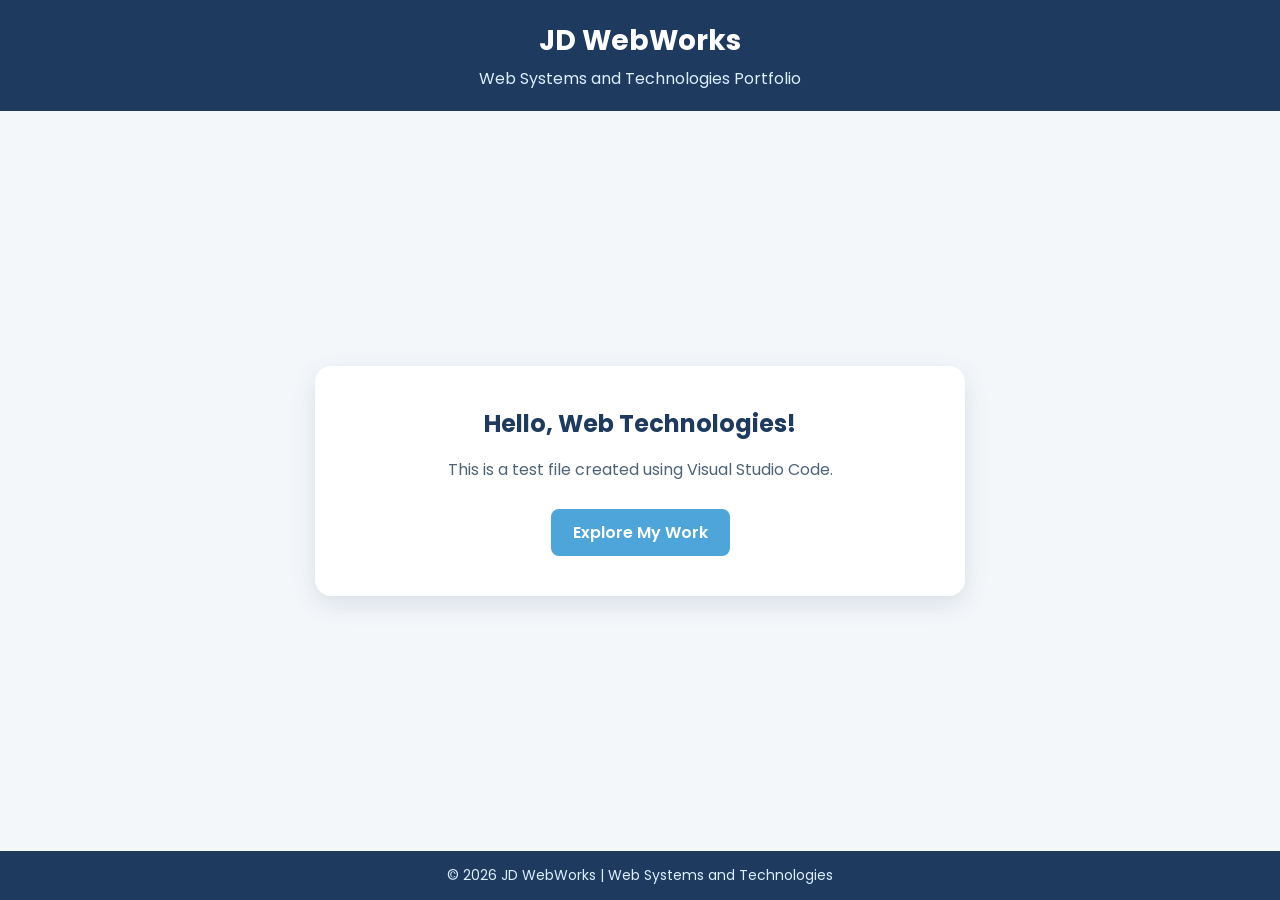
<file: Week1_HTMLFundamentals/index.html>
<!DOCTYPE html>
<html lang="en">
<head>
    <meta charset="UTF-8">
    <meta name="viewport" content="width=device-width, initial-scale=1.0">
    <title>JD WebWorks | Lab 1</title>

    <!-- Google Font -->
    <link rel="preconnect" href="https://fonts.googleapis.com">
    <link rel="preconnect" href="https://fonts.gstatic.com" crossorigin>
    <link href="https://fonts.googleapis.com/css2?family=Poppins:wght@400;500;600;700&display=swap" rel="stylesheet">

    <style>
        * {
            box-sizing: border-box;
            margin: 0;
            padding: 0;
        }

        body {
            font-family: "Poppins", sans-serif;
            background: #f4f7fa;
            color: #1E3A5F;
            min-height: 100vh;
            display: flex;
            flex-direction: column;
        }

        header {
            background: #1E3A5F;
            color: white;
            padding: 20px;
            text-align: center;
        }

        header h1 {
            font-size: 28px;
        }

        header p {
            color: #dceeff;
            margin-top: 4px;
        }

        main {
            flex: 1;
            display: flex;
            justify-content: center;
            align-items: center;
            padding: 40px 20px;
        }

        .card {
            background: white;
            max-width: 650px;
            width: 100%;
            padding: 40px;
            text-align: center;
            border-radius: 16px;
            box-shadow: 0 8px 24px rgba(30, 58, 95, 0.12);
        }

        .card h2 {
            margin-bottom: 15px;
        }

        .card p {
            color: #4f6478;
            line-height: 1.7;
            margin-bottom: 25px;
        }

        .button {
            display: inline-block;
            padding: 11px 22px;
            background: #4EA5D9;
            color: white;
            text-decoration: none;
            border-radius: 8px;
            font-weight: 600;
            transition: transform 0.2s ease, background 0.2s ease;
        }

        .button:hover {
            background: #1E3A5F;
            transform: translateY(-2px);
        }

        footer {
            background: #1E3A5F;
            color: #dceeff;
            text-align: center;
            padding: 14px;
            font-size: 14px;
        }
    </style>
</head>

<body>
    <header>
        <h1>JD WebWorks</h1>
        <p>Web Systems and Technologies Portfolio</p>
    </header>

    <main>
        <section class="card">
            <h2>Hello, Web Technologies!</h2>
            <p>This is a test file created using Visual Studio Code.</p>
            <a class="button" href="#">Explore My Work</a>
        </section>
    </main>

    <footer>
        &copy; 2026 JD WebWorks | Web Systems and Technologies
    </footer>
</body>
</html>
</file>
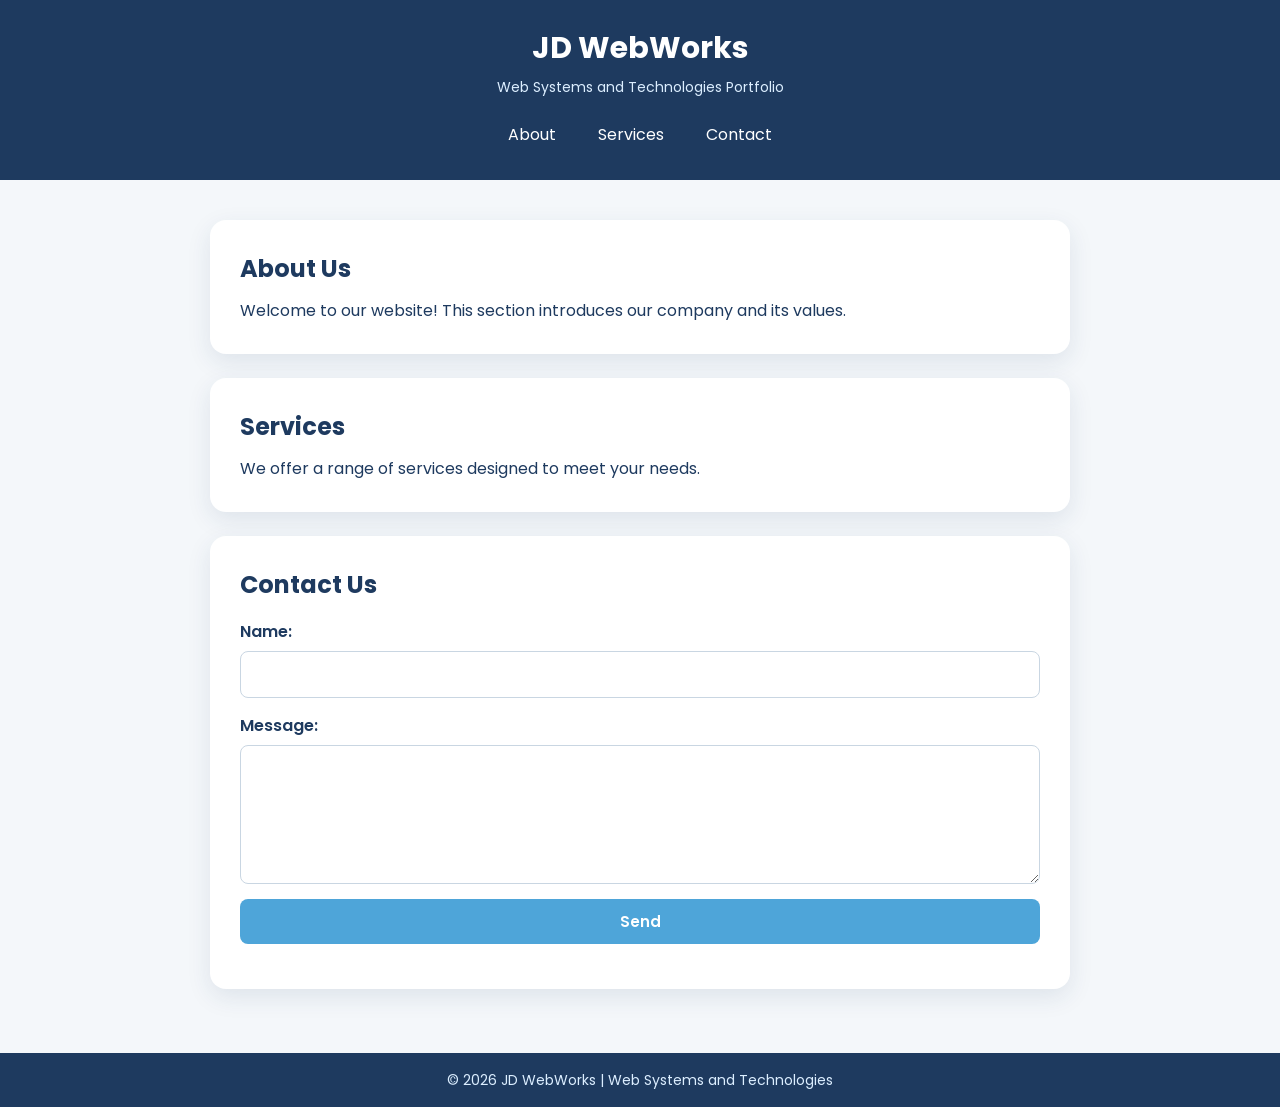
<file: Week3_CSSBasics/index.html>
<!DOCTYPE html>
<html lang="en">
<head>
    <meta charset="UTF-8">
    <meta name="viewport" content="width=device-width, initial-scale=1.0">
    <title>JD WebWorks | Week 3 CSS Lab</title>
    <link rel="stylesheet" href="styles.css">
</head>

<body>
    <header>
        <div class="brand">
            <h1>JD WebWorks</h1>
            <p>Web Systems and Technologies Portfolio</p>
        </div>

        <nav aria-label="Main navigation">
            <ul>
                <li><a href="#about">About</a></li>
                <li><a href="#services">Services</a></li>
                <li><a href="#contact">Contact</a></li>
            </ul>
        </nav>
    </header>

    <main>
        <section id="about">
            <h2>About Us</h2>
            <p>Welcome to our website! This section introduces our company and its values.</p>
        </section>

        <section id="services">
            <h2>Services</h2>
            <p>We offer a range of services designed to meet your needs.</p>
        </section>

        <section id="contact">
            <h2>Contact Us</h2>
            <form>
                <label for="name">Name:</label>
                <input type="text" id="name" name="name" required>

                <label for="message">Message:</label>
                <textarea id="message" name="message" rows="5" required></textarea>

                <button type="submit">Send</button>
            </form>
        </section>
    </main>

    <footer>
        <p>&copy; 2026 JD WebWorks | Web Systems and Technologies</p>
    </footer>
</body>
</html>
</file>
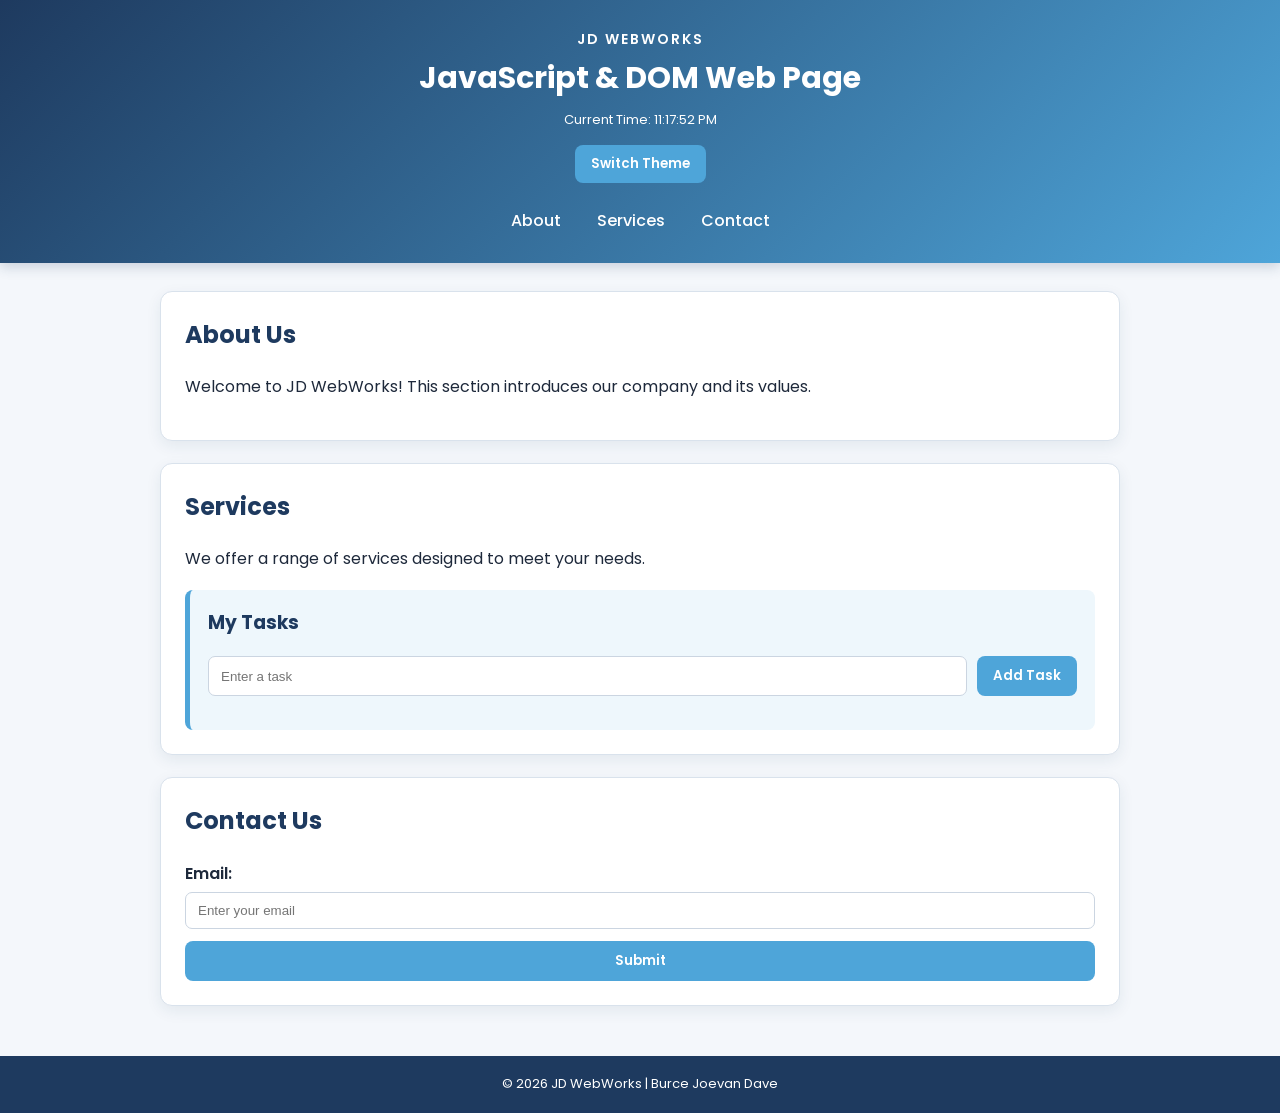
<file: Week4_JavaScriptBasicsDOM/index.html>
<!DOCTYPE html>
<html lang="en">
<head>
    <meta charset="UTF-8">
    <meta name="viewport" content="width=device-width, initial-scale=1.0">
    <title>JD WebWorks | JavaScript & DOM</title>
    <link rel="stylesheet" href="styles.css">
    <script defer src="script.js"></script>
</head>
<body>
    <header>
        <div class="brand">
            <p class="brand-tag">JD WebWorks</p>
            <h1>JavaScript &amp; DOM Web Page</h1>
            <p id="currentTime">Current Time: --:--:-- --</p>
        </div>
        <button id="themeToggle" class="theme-button">Switch Theme</button>
        <nav>
            <ul>
                <li><a href="#about">About</a></li>
                <li><a href="#services">Services</a></li>
                <li><a href="#contact">Contact</a></li>
            </ul>
        </nav>
    </header>
    <main>
        <section id="about" class="section-card">
            <h2>About Us</h2>
            <p>Welcome to JD WebWorks! This section introduces our company and its values.</p>
        </section>
        <section id="services" class="section-card">
            <h2>Services</h2>
            <p>We offer a range of services designed to meet your needs.</p>
            <div class="task-container">
                <h3>My Tasks</h3>
                <div class="task-input-row">
                    <input type="text" id="taskInput" placeholder="Enter a task">
                    <button id="addTask" class="action-button">Add Task</button>
                </div>
                <ul id="taskList"></ul>
            </div>
        </section>
        <section id="contact" class="section-card">
            <h2>Contact Us</h2>
            <form id="contactForm">
                <label for="email">Email:</label>
                <input type="email" id="email" placeholder="Enter your email" required>
                <button type="submit" class="action-button">Submit</button>
            </form>
        </section>
    </main>
    <div id="modal" class="modal">
        <div class="modal-content">
            <p id="modalMessage"></p>
            <button id="closeModal" class="action-button">Close</button>
        </div>
    </div>
    <footer>
        <p>&copy; 2026 JD WebWorks | Burce Joevan Dave</p>
    </footer>
</body>
</html>
</file>
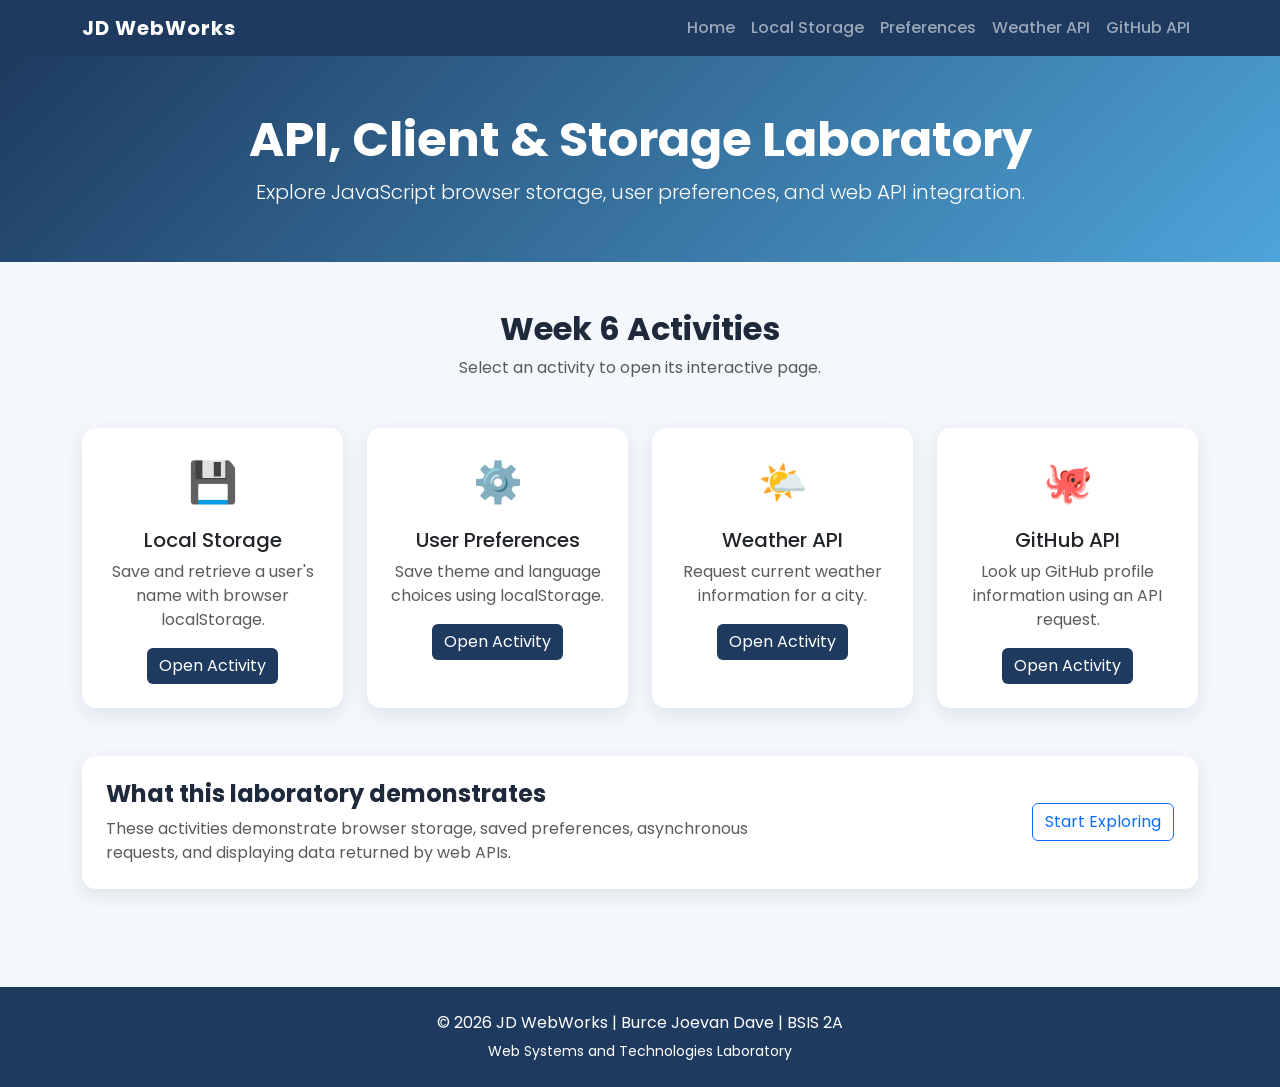
<file: Week6_APIClientStorage/index.html>
<!DOCTYPE html>
<html lang="en"><head><title>JD WebWorks | Week 6</title>
<meta charset="UTF-8">
<meta name="viewport" content="width=device-width, initial-scale=1.0">
<link rel="preconnect" href="https://fonts.googleapis.com">
<link rel="preconnect" href="https://fonts.gstatic.com" crossorigin>
<link href="https://fonts.googleapis.com/css2?family=Poppins:wght@400;500;600;700&display=swap" rel="stylesheet">
<link href="https://cdn.jsdelivr.net/npm/bootstrap@5.3.3/dist/css/bootstrap.min.css" rel="stylesheet">

<style>
:root{--primary:#1e3a5f;--secondary:#4ea5d9;--bg:#f4f7fb;--text:#1e293b}
body{font-family:'Poppins',Arial,sans-serif;background:var(--bg);color:var(--text);min-height:100vh}
.navbar{background:var(--primary)!important}.navbar-brand{font-weight:700;letter-spacing:1px}
.nav-link{font-weight:500}.nav-link:hover{color:#8fd0f5!important}
.page-hero{background:linear-gradient(135deg,var(--primary),var(--secondary));color:white;padding:55px 0}
.content-card{background:white;border:0;border-radius:14px;box-shadow:0 6px 18px rgba(30,58,95,.10)}
.btn-jd{background:var(--primary);color:#fff;border:0}.btn-jd:hover{background:var(--secondary);color:#fff}
.result-box{background:#eef7fc;border-left:5px solid var(--secondary);border-radius:10px;padding:18px;min-height:70px}
footer{background:var(--primary);color:#fff;margin-top:50px}
footer a{color:#fff;text-decoration:none}footer a:hover{color:#8fd0f5}
input,select{border-radius:8px!important}
</style>
</head>
<body>
<nav class="navbar navbar-expand-lg navbar-dark sticky-top">
<div class="container">
<a class="navbar-brand" href="index.html">JD WebWorks</a>
<button class="navbar-toggler" type="button" data-bs-toggle="collapse" data-bs-target="#mainNavigation">
<span class="navbar-toggler-icon"></span>
</button>
<div class="collapse navbar-collapse" id="mainNavigation">
<ul class="navbar-nav ms-auto">
<li class="nav-item"><a class="nav-link" href="index.html">Home</a></li>
<li class="nav-item"><a class="nav-link" href="local_storage.html">Local Storage</a></li>
<li class="nav-item"><a class="nav-link" href="user_preferences.html">Preferences</a></li>
<li class="nav-item"><a class="nav-link" href="weather_api.html">Weather API</a></li>
<li class="nav-item"><a class="nav-link" href="github_api.html">GitHub API</a></li>
</ul></div></div></nav>

<section class="page-hero"><div class="container text-center">
<h1 class="display-5 fw-bold">API, Client & Storage Laboratory</h1>
<p class="lead mb-0">Explore JavaScript browser storage, user preferences, and web API integration.</p>
</div></section>
<main class="container py-5">
<div class="text-center mb-5"><h2 class="fw-bold">Week 6 Activities</h2><p class="text-muted">Select an activity to open its interactive page.</p></div>
<div class="row g-4">
<div class="col-md-6 col-lg-3"><div class="card content-card h-100"><div class="card-body text-center p-4"><div class="fs-1 mb-3">💾</div><h3 class="h5">Local Storage</h3><p class="text-muted">Save and retrieve a user's name with browser localStorage.</p><a href="local_storage.html" class="btn btn-jd">Open Activity</a></div></div></div>
<div class="col-md-6 col-lg-3"><div class="card content-card h-100"><div class="card-body text-center p-4"><div class="fs-1 mb-3">⚙️</div><h3 class="h5">User Preferences</h3><p class="text-muted">Save theme and language choices using localStorage.</p><a href="user_preferences.html" class="btn btn-jd">Open Activity</a></div></div></div>
<div class="col-md-6 col-lg-3"><div class="card content-card h-100"><div class="card-body text-center p-4"><div class="fs-1 mb-3">🌤️</div><h3 class="h5">Weather API</h3><p class="text-muted">Request current weather information for a city.</p><a href="weather_api.html" class="btn btn-jd">Open Activity</a></div></div></div>
<div class="col-md-6 col-lg-3"><div class="card content-card h-100"><div class="card-body text-center p-4"><div class="fs-1 mb-3">🐙</div><h3 class="h5">GitHub API</h3><p class="text-muted">Look up GitHub profile information using an API request.</p><a href="github_api.html" class="btn btn-jd">Open Activity</a></div></div></div>
</div>
<section class="content-card p-4 mt-5"><div class="row align-items-center"><div class="col-lg-8"><h2 class="h4 fw-bold">What this laboratory demonstrates</h2><p class="mb-0 text-muted">These activities demonstrate browser storage, saved preferences, asynchronous requests, and displaying data returned by web APIs.</p></div><div class="col-lg-4 text-lg-end mt-3 mt-lg-0"><a href="local_storage.html" class="btn btn-outline-primary">Start Exploring</a></div></div></section>
</main>
<footer class="py-4">
<div class="container text-center">
<p class="mb-1">&copy; 2026 JD WebWorks | Burce Joevan Dave | BSIS 2A</p>
<small>Web Systems and Technologies Laboratory</small>
</div>
</footer>
<script src="https://cdn.jsdelivr.net/npm/bootstrap@5.3.3/dist/js/bootstrap.bundle.min.js"></script>
</body></html>
</file>
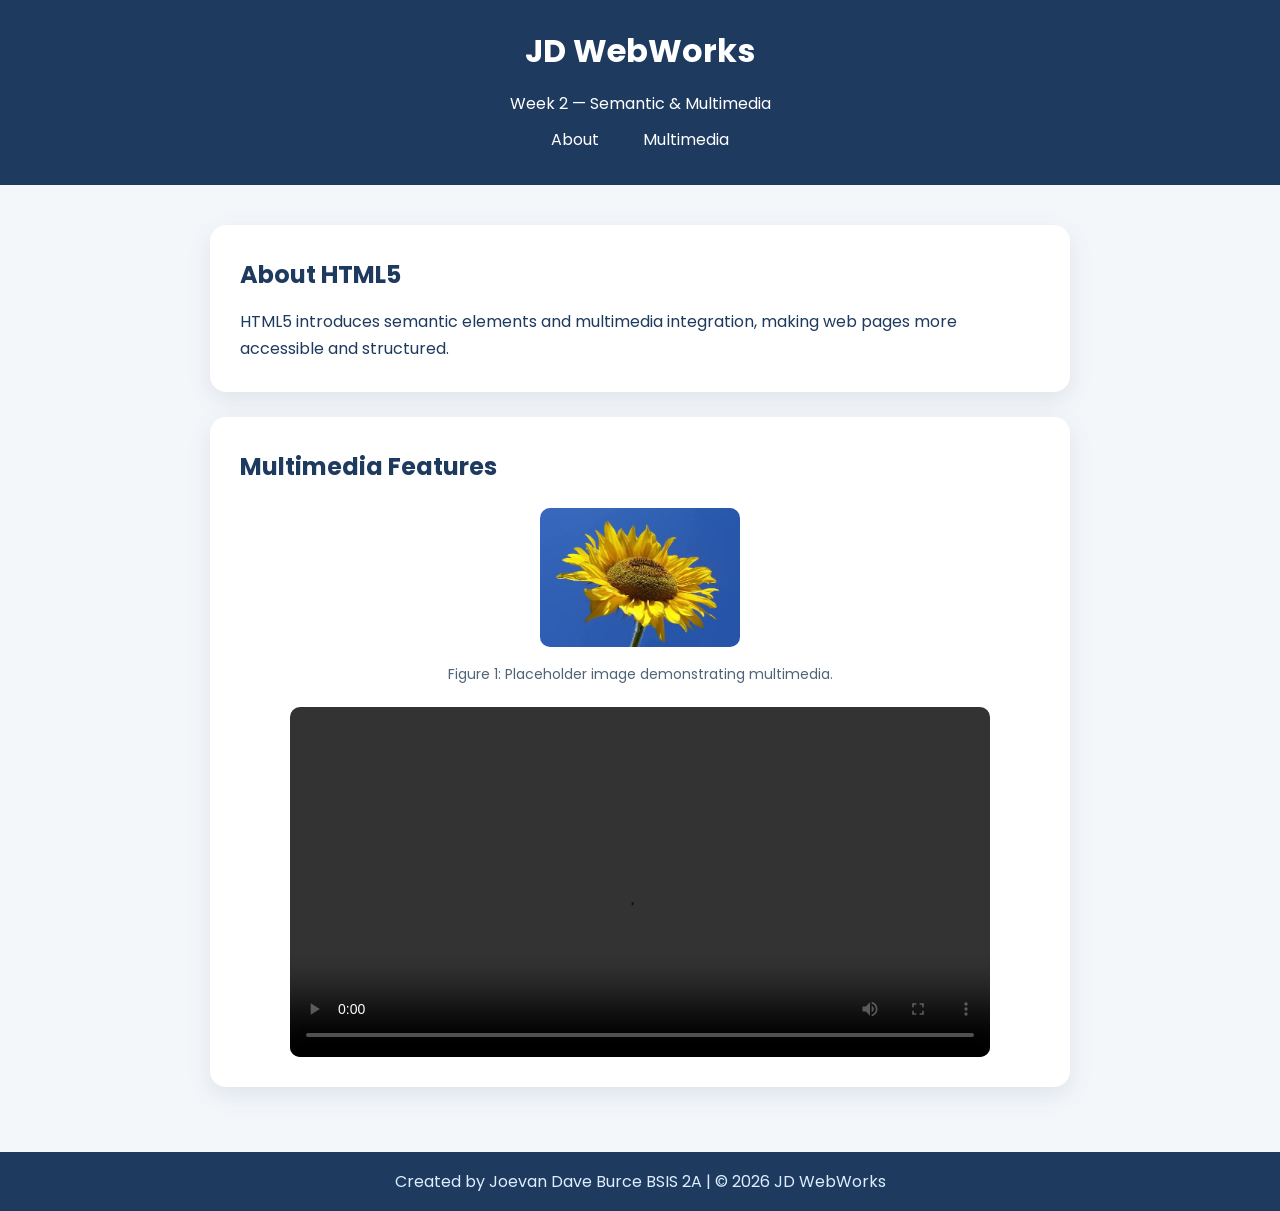
<file: Week2_SemanticMultimedia/week2_index.html>
<!DOCTYPE html>
<html lang="en">
<head>
    <meta charset="UTF-8">
    <meta name="viewport" content="width=device-width, initial-scale=1.0">
    <title>JD WebWorks | Week 2 HTML Lab</title>

    <!-- Google Font -->
    <link rel="preconnect" href="https://fonts.googleapis.com">
    <link rel="preconnect" href="https://fonts.gstatic.com" crossorigin>
    <link href="https://fonts.googleapis.com/css2?family=Poppins:wght@400;500;600;700&display=swap" rel="stylesheet">

    <style>
        * {
            box-sizing: border-box;
            margin: 0;
            padding: 0;
        }

        html {
            scroll-behavior: smooth;
        }

        body {
            font-family: "Poppins", sans-serif;
            background: #f4f7fa;
            color: #1E3A5F;
            line-height: 1.7;
        }

        header {
            background: #1E3A5F;
            color: white;
            padding: 24px 20px;
            text-align: center;
        }

        header h1 {
            margin-bottom: 12px;
        }

        nav ul {
            list-style: none;
            display: flex;
            justify-content: center;
            gap: 12px;
            flex-wrap: wrap;
        }

        nav a {
            display: inline-block;
            color: white;
            text-decoration: none;
            padding: 8px 16px;
            border-radius: 8px;
            transition: background 0.2s ease, transform 0.2s ease;
        }

        nav a:hover {
            background: #4EA5D9;
            transform: translateY(-2px);
        }

        main {
            max-width: 900px;
            margin: 0 auto;
            padding: 40px 20px;
        }

        section {
            background: white;
            padding: 30px;
            margin-bottom: 25px;
            border-radius: 16px;
            box-shadow: 0 8px 24px rgba(30, 58, 95, 0.10);
        }

        h2 {
            margin-bottom: 12px;
        }

        figure {
            text-align: center;
            margin: 20px 0;
        }

        figure img {
            max-width: 100%;
            height: auto;
            border-radius: 10px;
        }

        figcaption {
            margin-top: 8px;
            color: #4f6478;
            font-size: 14px;
        }

        video {
            display: block;
            width: 100%;
            max-width: 700px;
            margin: 20px auto 0;
            border-radius: 10px;
        }

        footer {
            background: #1E3A5F;
            color: #dceeff;
            text-align: center;
            padding: 16px;
        }

        @media (max-width: 600px) {
            section {
                padding: 22px;
            }
        }
    </style>
</head>

<body>
    <header>
        <h1>JD WebWorks</h1>
        <p>Week 2 — Semantic &amp; Multimedia</p>

        <nav aria-label="Main navigation">
            <ul>
                <li><a href="#about">About</a></li>
                <li><a href="#multimedia">Multimedia</a></li>
            </ul>
        </nav>
    </header>

    <main>
        <section id="about">
            <h2>About HTML5</h2>
            <p>HTML5 introduces semantic elements and multimedia integration, making web pages more accessible and structured.</p>
        </section>

        <section id="multimedia">
            <h2>Multimedia Features</h2>

            <figure>
                <img src="image1.jpg" width="200" height="200" alt="Placeholder Image">
                <figcaption>Figure 1: Placeholder image demonstrating multimedia.</figcaption>
            </figure>

            <video controls>
                <source src="video1.mp4" type="video/mp4">
                Your browser does not support the video tag.
            </video>
        </section>
    </main>

    <footer>
        <p>Created by Joevan Dave Burce BSIS 2A | &copy; 2026 JD WebWorks</p>
    </footer>
</body>
</html>
</file>
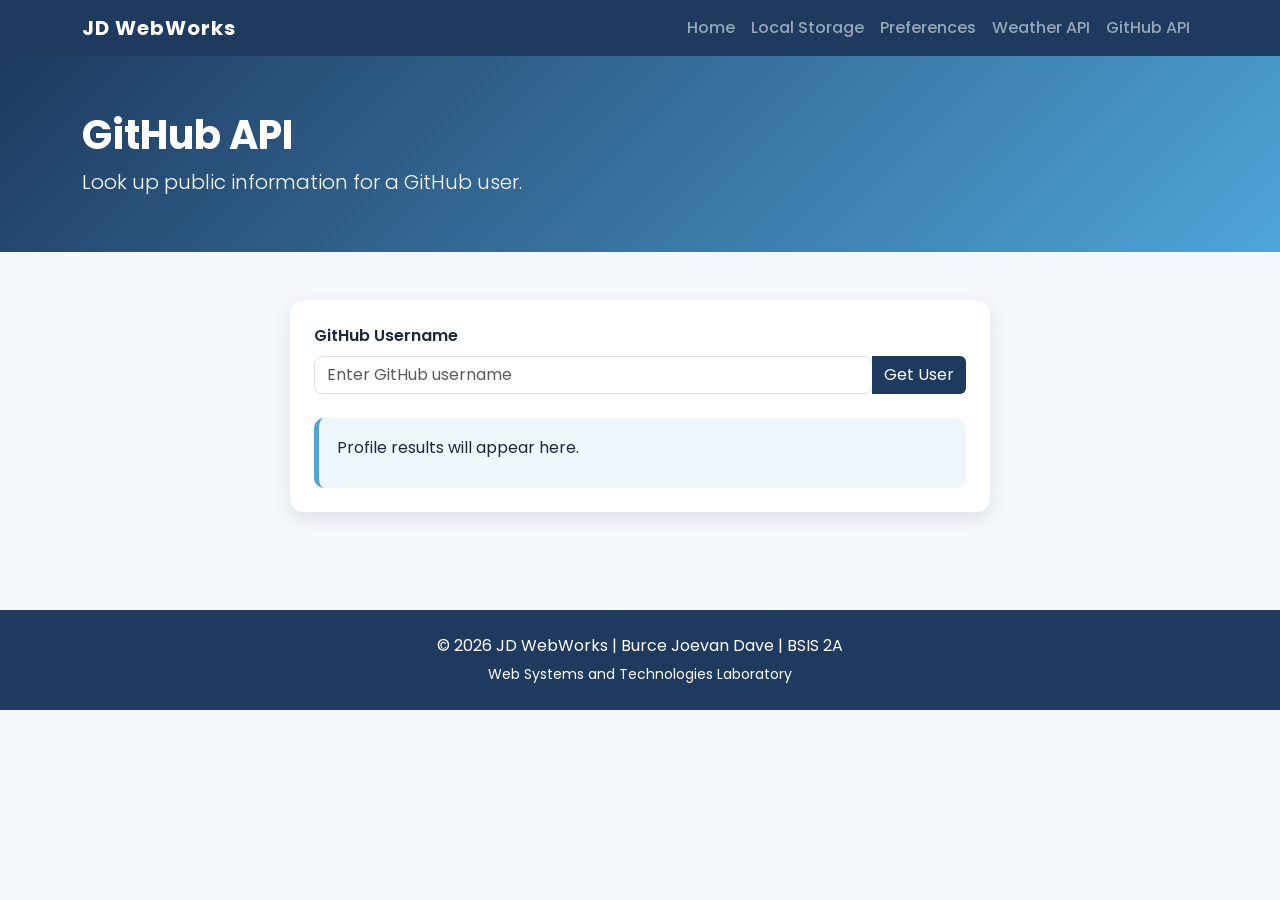
<file: Week6_APIClientStorage/github_api.html>
<!DOCTYPE html>
<html lang="en"><head><title>JD WebWorks | GitHub API</title>
<meta charset="UTF-8">
<meta name="viewport" content="width=device-width, initial-scale=1.0">
<link rel="preconnect" href="https://fonts.googleapis.com">
<link rel="preconnect" href="https://fonts.gstatic.com" crossorigin>
<link href="https://fonts.googleapis.com/css2?family=Poppins:wght@400;500;600;700&display=swap" rel="stylesheet">
<link href="https://cdn.jsdelivr.net/npm/bootstrap@5.3.3/dist/css/bootstrap.min.css" rel="stylesheet">

<style>
:root{--primary:#1e3a5f;--secondary:#4ea5d9;--bg:#f4f7fb;--text:#1e293b}
body{font-family:'Poppins',Arial,sans-serif;background:var(--bg);color:var(--text);min-height:100vh}
.navbar{background:var(--primary)!important}.navbar-brand{font-weight:700;letter-spacing:1px}
.nav-link{font-weight:500}.nav-link:hover{color:#8fd0f5!important}
.page-hero{background:linear-gradient(135deg,var(--primary),var(--secondary));color:white;padding:55px 0}
.content-card{background:white;border:0;border-radius:14px;box-shadow:0 6px 18px rgba(30,58,95,.10)}
.btn-jd{background:var(--primary);color:#fff;border:0}.btn-jd:hover{background:var(--secondary);color:#fff}
.result-box{background:#eef7fc;border-left:5px solid var(--secondary);border-radius:10px;padding:18px;min-height:70px}
footer{background:var(--primary);color:#fff;margin-top:50px}
footer a{color:#fff;text-decoration:none}footer a:hover{color:#8fd0f5}
input,select{border-radius:8px!important}
</style>
</head>
<body>
<nav class="navbar navbar-expand-lg navbar-dark sticky-top">
<div class="container">
<a class="navbar-brand" href="index.html">JD WebWorks</a>
<button class="navbar-toggler" type="button" data-bs-toggle="collapse" data-bs-target="#mainNavigation">
<span class="navbar-toggler-icon"></span>
</button>
<div class="collapse navbar-collapse" id="mainNavigation">
<ul class="navbar-nav ms-auto">
<li class="nav-item"><a class="nav-link" href="index.html">Home</a></li>
<li class="nav-item"><a class="nav-link" href="local_storage.html">Local Storage</a></li>
<li class="nav-item"><a class="nav-link" href="user_preferences.html">Preferences</a></li>
<li class="nav-item"><a class="nav-link" href="weather_api.html">Weather API</a></li>
<li class="nav-item"><a class="nav-link" href="github_api.html">GitHub API</a></li>
</ul></div></div></nav>

<section class="page-hero"><div class="container"><h1 class="fw-bold">GitHub API</h1><p class="lead mb-0">Look up public information for a GitHub user.</p></div></section>
<main class="container py-5"><div class="content-card p-4 mx-auto" style="max-width:700px">
<label for="username" class="form-label fw-semibold">GitHub Username</label>
<div class="input-group"><input type="text" id="username" class="form-control" placeholder="Enter GitHub username"><button onclick="getUser()" class="btn btn-jd">Get User</button></div>
<div id="userResult" class="result-box mt-4">Profile results will appear here.</div></div></main>
<footer class="py-4">
<div class="container text-center">
<p class="mb-1">&copy; 2026 JD WebWorks | Burce Joevan Dave | BSIS 2A</p>
<small>Web Systems and Technologies Laboratory</small>
</div>
</footer>
<script src="https://cdn.jsdelivr.net/npm/bootstrap@5.3.3/dist/js/bootstrap.bundle.min.js"></script>

<script>
function getUser(){
let username=document.getElementById("username").value.trim();
if(!username){document.getElementById("userResult").innerText="Please enter a GitHub username.";return;}
let url=`https://api.github.com/users/${encodeURIComponent(username)}`;
document.getElementById("userResult").innerText="Loading profile...";
fetch(url).then(response=>response.json()).then(data=>{
if(data.message==="Not Found"){document.getElementById("userResult").innerText="GitHub user not found.";return;}
document.getElementById("userResult").innerHTML=`<div class="text-center"><img src="${data.avatar_url}" width="110" height="110" class="rounded-circle mb-3" alt="GitHub avatar"><h3 class="h5 fw-bold">${data.name||"No Name Found"}</h3><p class="mb-1">Public Repos: ${data.public_repos}</p><p class="mb-0">Followers: ${data.followers}</p></div>`;
}).catch(error=>{console.error(error);document.getElementById("userResult").innerText="Error fetching GitHub data.";});}
</script></body></html>
</file>
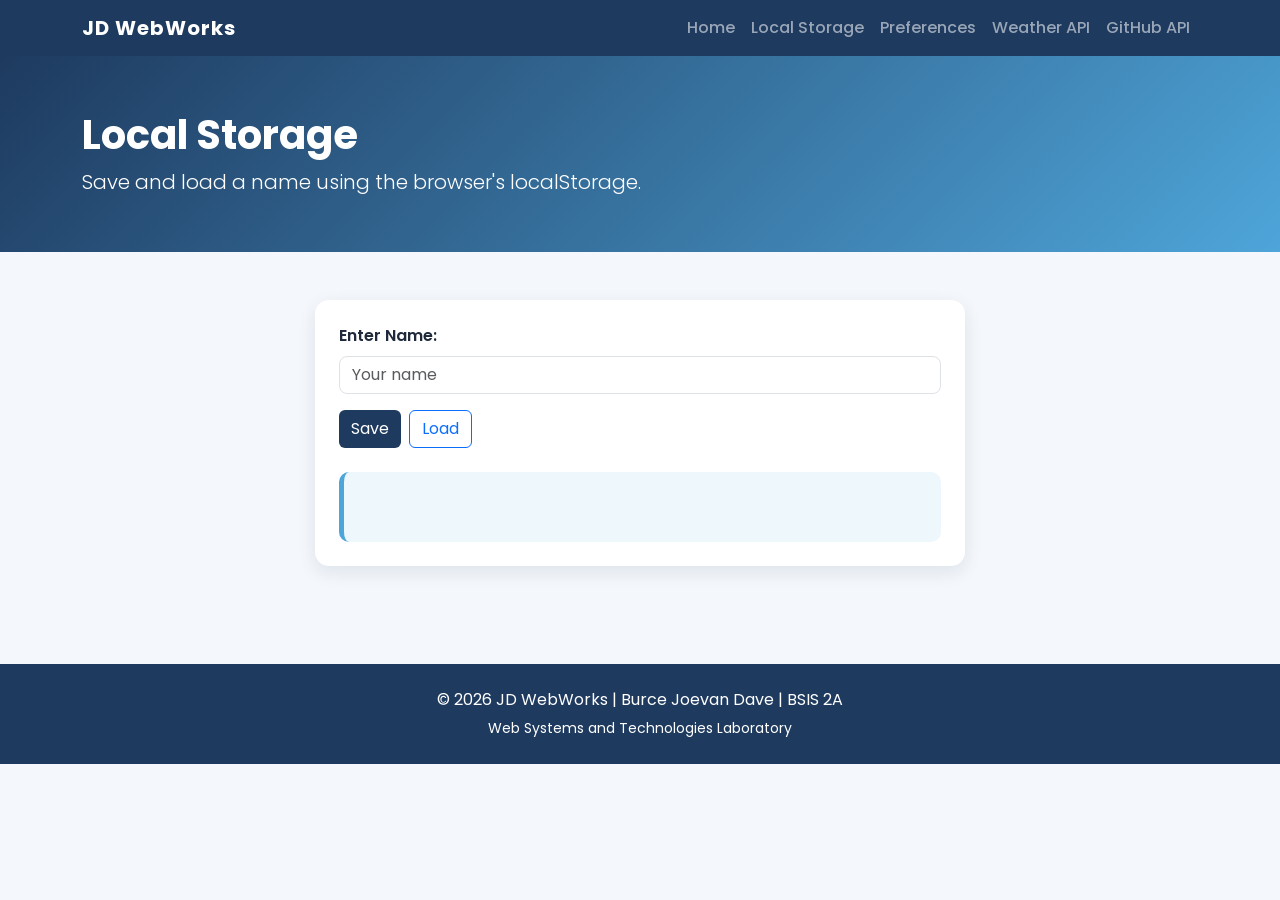
<file: Week6_APIClientStorage/local_storage.html>
<!DOCTYPE html>
<html lang="en"><head><title>JD WebWorks | Local Storage</title>
<meta charset="UTF-8">
<meta name="viewport" content="width=device-width, initial-scale=1.0">
<link rel="preconnect" href="https://fonts.googleapis.com">
<link rel="preconnect" href="https://fonts.gstatic.com" crossorigin>
<link href="https://fonts.googleapis.com/css2?family=Poppins:wght@400;500;600;700&display=swap" rel="stylesheet">
<link href="https://cdn.jsdelivr.net/npm/bootstrap@5.3.3/dist/css/bootstrap.min.css" rel="stylesheet">

<style>
:root{--primary:#1e3a5f;--secondary:#4ea5d9;--bg:#f4f7fb;--text:#1e293b}
body{font-family:'Poppins',Arial,sans-serif;background:var(--bg);color:var(--text);min-height:100vh}
.navbar{background:var(--primary)!important}.navbar-brand{font-weight:700;letter-spacing:1px}
.nav-link{font-weight:500}.nav-link:hover{color:#8fd0f5!important}
.page-hero{background:linear-gradient(135deg,var(--primary),var(--secondary));color:white;padding:55px 0}
.content-card{background:white;border:0;border-radius:14px;box-shadow:0 6px 18px rgba(30,58,95,.10)}
.btn-jd{background:var(--primary);color:#fff;border:0}.btn-jd:hover{background:var(--secondary);color:#fff}
.result-box{background:#eef7fc;border-left:5px solid var(--secondary);border-radius:10px;padding:18px;min-height:70px}
footer{background:var(--primary);color:#fff;margin-top:50px}
footer a{color:#fff;text-decoration:none}footer a:hover{color:#8fd0f5}
input,select{border-radius:8px!important}
</style>
</head>
<body>
<nav class="navbar navbar-expand-lg navbar-dark sticky-top">
<div class="container">
<a class="navbar-brand" href="index.html">JD WebWorks</a>
<button class="navbar-toggler" type="button" data-bs-toggle="collapse" data-bs-target="#mainNavigation">
<span class="navbar-toggler-icon"></span>
</button>
<div class="collapse navbar-collapse" id="mainNavigation">
<ul class="navbar-nav ms-auto">
<li class="nav-item"><a class="nav-link" href="index.html">Home</a></li>
<li class="nav-item"><a class="nav-link" href="local_storage.html">Local Storage</a></li>
<li class="nav-item"><a class="nav-link" href="user_preferences.html">Preferences</a></li>
<li class="nav-item"><a class="nav-link" href="weather_api.html">Weather API</a></li>
<li class="nav-item"><a class="nav-link" href="github_api.html">GitHub API</a></li>
</ul></div></div></nav>

<section class="page-hero"><div class="container"><h1 class="fw-bold">Local Storage</h1><p class="lead mb-0">Save and load a name using the browser's localStorage.</p></div></section>
<main class="container py-5"><div class="content-card p-4 mx-auto" style="max-width:650px">
<label for="username" class="form-label fw-semibold">Enter Name:</label>
<input type="text" id="username" class="form-control mb-3" placeholder="Your name">
<div class="d-flex gap-2"><button onclick="saveData()" class="btn btn-jd">Save</button><button onclick="loadData()" class="btn btn-outline-primary">Load</button></div>
<div id="display" class="result-box mt-4"></div></div></main>
<footer class="py-4">
<div class="container text-center">
<p class="mb-1">&copy; 2026 JD WebWorks | Burce Joevan Dave | BSIS 2A</p>
<small>Web Systems and Technologies Laboratory</small>
</div>
</footer>
<script src="https://cdn.jsdelivr.net/npm/bootstrap@5.3.3/dist/js/bootstrap.bundle.min.js"></script>

<script>
function saveData(){let name=document.getElementById("username").value;localStorage.setItem("userName",name);alert("Data Saved!");}
function loadData(){let name=localStorage.getItem("userName");document.getElementById("display").innerText=name?"Welcome, "+name:"No data saved!";}
</script></body></html>
</file>
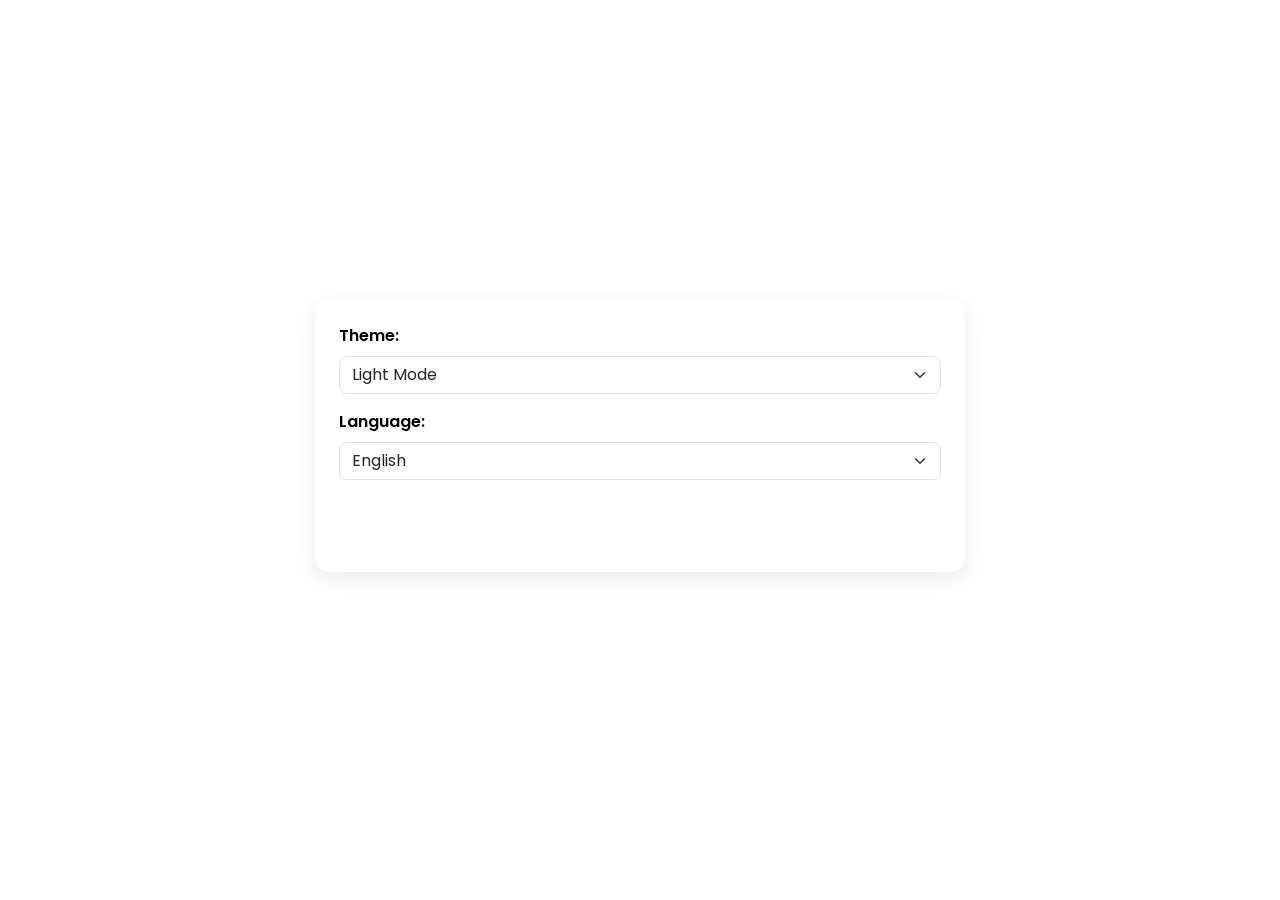
<file: Week6_APIClientStorage/user_preferences.html>
<!DOCTYPE html>
<html lang="en"><head><title>JD WebWorks | User Preferences</title>
<meta charset="UTF-8">
<meta name="viewport" content="width=device-width, initial-scale=1.0">
<link rel="preconnect" href="https://fonts.googleapis.com">
<link rel="preconnect" href="https://fonts.gstatic.com" crossorigin>
<link href="https://fonts.googleapis.com/css2?family=Poppins:wght@400;500;600;700&display=swap" rel="stylesheet">
<link href="https://cdn.jsdelivr.net/npm/bootstrap@5.3.3/dist/css/bootstrap.min.css" rel="stylesheet">

<style>>
:root{--primary:#1e3a5f;--secondary:#4ea5d9;--bg:#f4f7fb;--text:#1e293b}
body{font-family:'Poppins',Arial,sans-serif;background:var(--bg);color:var(--text);min-height:100vh}
.navbar{background:var(--primary)!important}.navbar-brand{font-weight:700;letter-spacing:1px}
.nav-link{font-weight:500}.nav-link:hover{color:#8fd0f5!important}
.page-hero{background:linear-gradient(135deg,var(--primary),var(--secondary));color:white;padding:55px 0}
.content-card{background:white;border:0;border-radius:14px;box-shadow:0 6px 18px rgba(30,58,95,.10)}
.btn-jd{background:var(--primary);color:#fff;border:0}.btn-jd:hover{background:var(--secondary);color:#fff}
.result-box{background:#eef7fc;border-left:5px solid var(--secondary);border-radius:10px;padding:18px;min-height:70px}
footer{background:var(--primary);color:#fff;margin-top:50px}
footer a{color:#fff;text-decoration:none}footer a:hover{color:#8fd0f5}
input,select{border-radius:8px!important}
<body.dark-mode{background:#111827;color:#fff}body.dark-mode .content-card{background:#1f2937;color:#fff}body.dark-mode .form-select{background:#374151;color:#fff;border-color:#64748b}</style>
</head><body>
<nav class="navbar navbar-expand-lg navbar-dark sticky-top">
<div class="container">
<a class="navbar-brand" href="index.html">JD WebWorks</a>
<button class="navbar-toggler" type="button" data-bs-toggle="collapse" data-bs-target="#mainNavigation">
<span class="navbar-toggler-icon"></span>
</button>
<div class="collapse navbar-collapse" id="mainNavigation">
<ul class="navbar-nav ms-auto">
<li class="nav-item"><a class="nav-link" href="index.html">Home</a></li>
<li class="nav-item"><a class="nav-link" href="local_storage.html">Local Storage</a></li>
<li class="nav-item"><a class="nav-link" href="user_preferences.html">Preferences</a></li>
<li class="nav-item"><a class="nav-link" href="weather_api.html">Weather API</a></li>
<li class="nav-item"><a class="nav-link" href="github_api.html">GitHub API</a></li>
</ul></div></div></nav>

<section class="page-hero"><div class="container"><h1 class="fw-bold">User Preferences</h1><p class="lead mb-0">Choose and save your preferred theme and language.</p></div></section>
<main class="container py-5"><div class="content-card p-4 mx-auto" style="max-width:650px">
<div class="mb-3"><label for="theme" class="form-label fw-semibold">Theme:</label><select id="theme" class="form-select"><option value="light">Light Mode</option><option value="dark">Dark Mode</option></select></div>
<div class="mb-3"><label for="language" class="form-label fw-semibold">Language:</label><select id="language" class="form-select"><option value="en">English</option><option value="es">Spanish</option></select></div>
<button onclick="savePreferences()" class="btn btn-jd">Save Preferences</button><p id="message" class="mt-3"></p></div></main>
<footer class="py-4">
<div class="container text-center">
<p class="mb-1">&copy; 2026 JD WebWorks | Burce Joevan Dave | BSIS 2A</p>
<small>Web Systems and Technologies Laboratory</small>
</div>
</footer>
<script src="https://cdn.jsdelivr.net/npm/bootstrap@5.3.3/dist/js/bootstrap.bundle.min.js"></script>

<script>
function savePreferences(){let theme=document.getElementById("theme").value;let language=document.getElementById("language").value;localStorage.setItem("theme",theme);localStorage.setItem("language",language);applyPreferences();document.getElementById("message").innerText="Preferences Saved!";}
function applyPreferences(){let savedTheme=localStorage.getItem("theme");let savedLanguage=localStorage.getItem("language");if(savedTheme==="dark"){document.body.classList.add("dark-mode");}else{document.body.classList.remove("dark-mode");}document.getElementById("theme").value=savedTheme||"light";document.getElementById("language").value=savedLanguage||"en";}
applyPreferences();
</script></body></html>
</file>
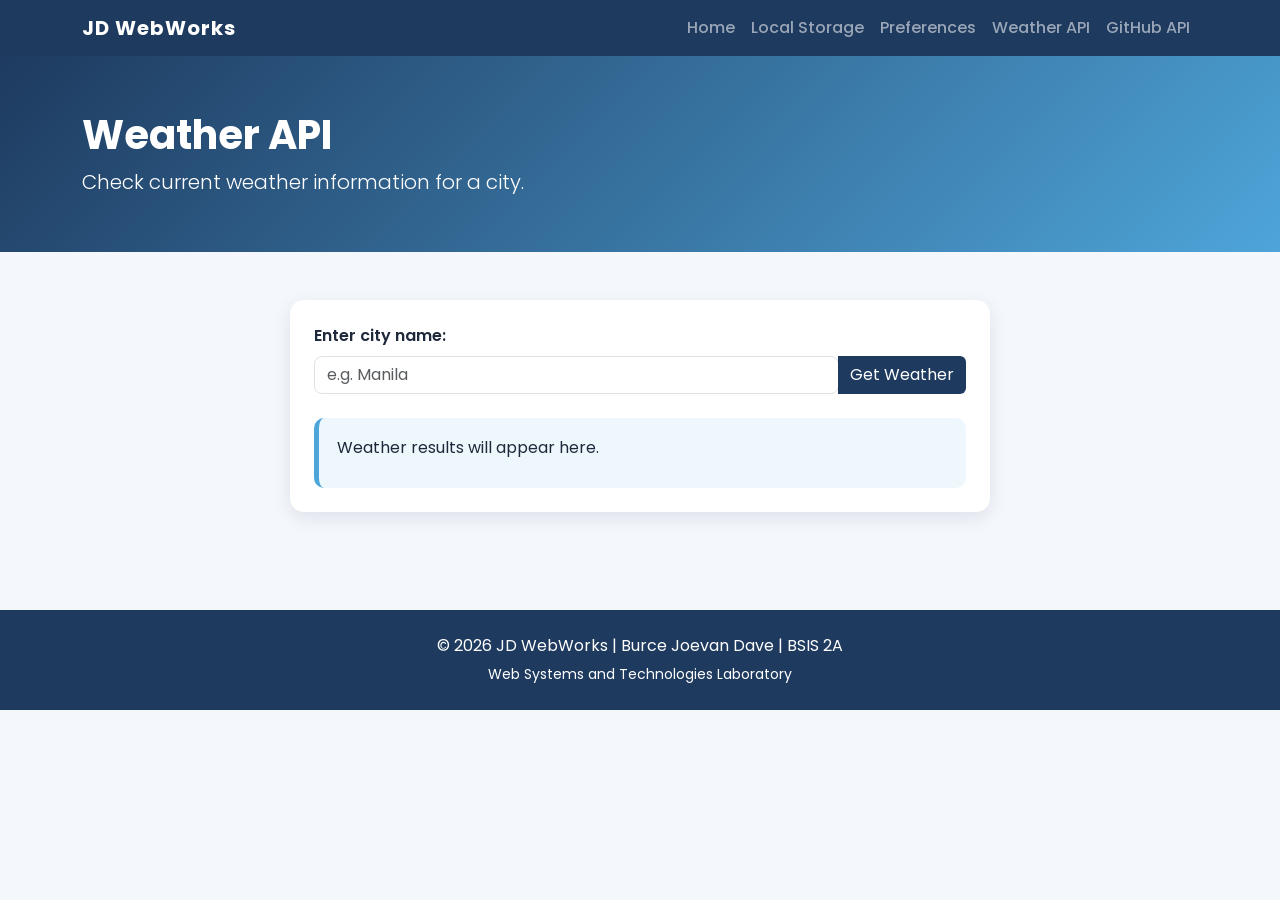
<file: Week6_APIClientStorage/weather_api.html>
<!DOCTYPE html>
<html lang="en"><head><title>JD WebWorks | Weather API</title>
<meta charset="UTF-8">
<meta name="viewport" content="width=device-width, initial-scale=1.0">
<link rel="preconnect" href="https://fonts.googleapis.com">
<link rel="preconnect" href="https://fonts.gstatic.com" crossorigin>
<link href="https://fonts.googleapis.com/css2?family=Poppins:wght@400;500;600;700&display=swap" rel="stylesheet">
<link href="https://cdn.jsdelivr.net/npm/bootstrap@5.3.3/dist/css/bootstrap.min.css" rel="stylesheet">

<style>
:root{--primary:#1e3a5f;--secondary:#4ea5d9;--bg:#f4f7fb;--text:#1e293b}
body{font-family:'Poppins',Arial,sans-serif;background:var(--bg);color:var(--text);min-height:100vh}
.navbar{background:var(--primary)!important}.navbar-brand{font-weight:700;letter-spacing:1px}
.nav-link{font-weight:500}.nav-link:hover{color:#8fd0f5!important}
.page-hero{background:linear-gradient(135deg,var(--primary),var(--secondary));color:white;padding:55px 0}
.content-card{background:white;border:0;border-radius:14px;box-shadow:0 6px 18px rgba(30,58,95,.10)}
.btn-jd{background:var(--primary);color:#fff;border:0}.btn-jd:hover{background:var(--secondary);color:#fff}
.result-box{background:#eef7fc;border-left:5px solid var(--secondary);border-radius:10px;padding:18px;min-height:70px}
footer{background:var(--primary);color:#fff;margin-top:50px}
footer a{color:#fff;text-decoration:none}footer a:hover{color:#8fd0f5}
input,select{border-radius:8px!important}
</style>
</head>
<body>
<nav class="navbar navbar-expand-lg navbar-dark sticky-top">
<div class="container">
<a class="navbar-brand" href="index.html">JD WebWorks</a>
<button class="navbar-toggler" type="button" data-bs-toggle="collapse" data-bs-target="#mainNavigation">
<span class="navbar-toggler-icon"></span>
</button>
<div class="collapse navbar-collapse" id="mainNavigation">
<ul class="navbar-nav ms-auto">
<li class="nav-item"><a class="nav-link" href="index.html">Home</a></li>
<li class="nav-item"><a class="nav-link" href="local_storage.html">Local Storage</a></li>
<li class="nav-item"><a class="nav-link" href="user_preferences.html">Preferences</a></li>
<li class="nav-item"><a class="nav-link" href="weather_api.html">Weather API</a></li>
<li class="nav-item"><a class="nav-link" href="github_api.html">GitHub API</a></li>
</ul></div></div></nav>

<section class="page-hero"><div class="container"><h1 class="fw-bold">Weather API</h1><p class="lead mb-0">Check current weather information for a city.</p></div></section>
<main class="container py-5"><div class="content-card p-4 mx-auto" style="max-width:700px">
<label for="city" class="form-label fw-semibold">Enter city name:</label>
<div class="input-group"><input type="text" id="city" class="form-control" placeholder="e.g. Manila"><button onclick="getWeather()" class="btn btn-jd">Get Weather</button></div>
<div id="weatherResult" class="result-box mt-4">Weather results will appear here.</div>
</div></main>
<footer class="py-4">
<div class="container text-center">
<p class="mb-1">&copy; 2026 JD WebWorks | Burce Joevan Dave | BSIS 2A</p>
<small>Web Systems and Technologies Laboratory</small>
</div>
</footer>
<script src="https://cdn.jsdelivr.net/npm/bootstrap@5.3.3/dist/js/bootstrap.bundle.min.js"></script>

<script>
function getWeather(){
let city=document.getElementById("city").value.trim();
if(!city){document.getElementById("weatherResult").innerText="Please enter a city name.";return;}
let apiKey="20222aa8075cb3b21c722be549aad4a4";
let url=`https://api.openweathermap.org/data/2.5/weather?q=${encodeURIComponent(city)}&appid=${apiKey}&units=metric`;
document.getElementById("weatherResult").innerText="Loading weather...";
fetch(url).then(response=>response.json()).then(data=>{
if(data.cod && data.cod !== 200){document.getElementById("weatherResult").innerText=data.message||"Unable to get weather data.";return;}
document.getElementById("weatherResult").innerHTML=`<h3 class="h5 fw-bold">${data.name}</h3><p class="mb-1">Temperature: ${data.main.temp}°C</p><img src="https://openweathermap.org/img/w/${data.weather[0].icon}.png" alt="Weather icon"><p class="mb-0 text-capitalize">${data.weather[0].description}</p>`;
}).catch(error=>{console.error(error);document.getElementById("weatherResult").innerText="Unable to fetch weather data.";});}
</script></body></html>
</file>
<file: Week3_CSSBasics/styles.css>
@import url('https://fonts.googleapis.com/css2?family=Poppins:wght@400;500;600;700&display=swap');

* {
    box-sizing: border-box;
    margin: 0;
    padding: 0;
}

html {
    scroll-behavior: smooth;
}

body {
    font-family: "Poppins", sans-serif;
    line-height: 1.6;
    background-color: #f4f7fa;
    color: #1E3A5F;
    min-height: 100vh;
    display: flex;
    flex-direction: column;
}

header {
    background-color: #1E3A5F;
    color: white;
    padding: 24px 20px;
    text-align: center;
}

.brand h1 {
    margin-bottom: 4px;
    font-size: 30px;
}

.brand p {
    color: #dceeff;
    font-size: 14px;
}

nav {
    margin-top: 16px;
}

nav ul {
    list-style: none;
    display: flex;
    justify-content: center;
    gap: 10px;
    flex-wrap: wrap;
}

nav ul li a {
    display: inline-block;
    color: white;
    text-decoration: none;
    padding: 8px 16px;
    border-radius: 8px;
    transition: background-color 0.2s ease, transform 0.2s ease;
}

nav ul li a:hover {
    background-color: #4EA5D9;
    transform: translateY(-2px);
}

main {
    width: min(900px, 100%);
    margin: 0 auto;
    padding: 40px 20px;
    flex: 1;
}

section {
    margin-bottom: 24px;
    padding: 30px;
    background-color: #ffffff;
    border: none;
    border-radius: 16px;
    box-shadow: 0 8px 24px rgba(30, 58, 95, 0.10);
}

section h2 {
    margin-bottom: 10px;
}

form {
    display: flex;
    flex-direction: column;
    margin-top: 15px;
}

label {
    font-weight: 600;
    margin-bottom: 6px;
}

input,
textarea,
button {
    margin-bottom: 15px;
    padding: 11px 13px;
    border: 1px solid #c9d6e2;
    border-radius: 8px;
    font-family: inherit;
    font-size: 15px;
}

input:focus,
textarea:focus {
    outline: 2px solid #4EA5D9;
    border-color: #4EA5D9;
}

button {
    background-color: #4EA5D9;
    color: white;
    border: none;
    cursor: pointer;
    font-weight: 600;
    transition: background-color 0.2s ease, transform 0.2s ease;
}

button:hover {
    background-color: #1E3A5F;
    transform: translateY(-2px);
}

footer {
    text-align: center;
    padding: 16px;
    background-color: #1E3A5F;
    color: #dceeff;
    font-size: 14px;
}

@media (max-width: 768px) {
    header {
        padding: 20px 15px;
    }

    nav ul {
        flex-direction: column;
        align-items: center;
    }

    main {
        padding: 25px 15px;
    }

    section {
        padding: 22px;
    }
}
</file>
<file: Week4_JavaScriptBasicsDOM/styles.css>
@import url('https://fonts.googleapis.com/css2?family=Poppins:wght@400;500;600;700&display=swap');

* { box-sizing: border-box; }
html { scroll-behavior: smooth; }
body {
    font-family: 'Poppins', Arial, sans-serif;
    margin: 0; padding: 0; line-height: 1.6;
    background-color: #f4f7fb; color: #1e293b;
    transition: background-color .3s ease, color .3s ease;
}
header {
    background: linear-gradient(135deg, #1e3a5f, #4ea5d9);
    color: #fff; padding: 28px 20px 22px; text-align: center;
    box-shadow: 0 4px 12px rgba(30,58,95,.2);
}
.brand-tag { margin: 0 0 4px; font-size: 14px; font-weight: 600; letter-spacing: 2px; text-transform: uppercase; }
header h1 { margin: 0 0 8px; font-size: 30px; }
#currentTime { margin: 0 0 14px; font-size: 13px; }
.theme-button, .action-button {
    background-color: #4ea5d9; color: white; border: none; cursor: pointer;
    font-family: inherit; font-weight: 600; border-radius: 8px;
    transition: transform .2s ease, background-color .2s ease;
}
.theme-button { padding: 9px 16px; }
.action-button { padding: 10px 16px; }
.theme-button:hover, .action-button:hover { background-color: #2f86bd; transform: translateY(-2px); }
nav ul { list-style: none; padding: 0; margin: 18px 0 0; display: flex; justify-content: center; gap: 10px; flex-wrap: wrap; }
nav ul li a {
    display: inline-block; color: white; text-decoration: none; padding: 7px 13px;
    border-radius: 6px; font-weight: 500; transition: background-color .2s ease, transform .2s ease;
}
nav ul li a:hover { background-color: rgba(255,255,255,.18); transform: translateY(-2px); }
main { max-width: 1000px; margin: 0 auto; padding: 28px 20px; }
.section-card {
    margin-bottom: 22px; padding: 24px; background-color: #fff;
    border: 1px solid #d9e2ec; border-radius: 12px;
    box-shadow: 0 5px 15px rgba(30,58,95,.08);
}
.section-card h2 { color: #1e3a5f; margin-top: 0; }
.task-container { margin-top: 18px; padding: 18px; background-color: #eef7fc; border-left: 5px solid #4ea5d9; border-radius: 8px; }
.task-container h3 { margin-top: 0; color: #1e3a5f; }
.task-input-row { display: flex; gap: 10px; flex-wrap: wrap; }
input { flex: 1; min-width: 200px; padding: 10px 12px; border: 1px solid #cbd5e1; border-radius: 7px; }
input:focus { outline: 2px solid #4ea5d9; border-color: #4ea5d9; }
#taskList { padding-left: 20px; margin-bottom: 0; }
#taskList li { margin: 8px 0; }
#taskList .removeTask { margin-left: 8px; padding: 5px 9px; background-color: #64748b; color: white; border: none; border-radius: 6px; cursor: pointer; font-family: inherit; }
#taskList .removeTask:hover { background-color: #475569; }
form { display: flex; flex-direction: column; }
form label { margin-bottom: 6px; font-weight: 600; }
form input { width: 100%; margin-bottom: 12px; }
form .action-button { width: 100%; }
.modal {
    display: none; position: fixed; top: 50%; left: 50%; transform: translate(-50%,-50%);
    width: min(90%,420px); background: white; color: #1e293b; padding: 24px;
    border-radius: 12px; box-shadow: 0 10px 35px rgba(0,0,0,.3); text-align: center; z-index: 1000;
}
.modal-content p { margin-top: 0; font-weight: 600; }
footer { text-align: center; padding: 18px 10px; background-color: #1e3a5f; color: #fff; }
footer p { margin: 0; font-size: 13px; }
body.dark-mode { background-color: #111827; color: #f8fafc; }
body.dark-mode header { background: linear-gradient(135deg, #172b46, #25658e); }
body.dark-mode .section-card { background-color: #1f2937; color: #f8fafc; border-color: #374151; }
body.dark-mode .section-card h2, body.dark-mode .task-container h3 { color: #8fd0f5; }
body.dark-mode .task-container { background-color: #27384a; border-left-color: #4ea5d9; }
body.dark-mode input { background-color: #374151; color: white; border-color: #64748b; }
body.dark-mode input::placeholder { color: #cbd5e1; }
body.dark-mode .modal { background-color: #f8fafc; color: #1e293b; }
@media (max-width: 768px) {
    header { padding: 22px 12px; }
    header h1 { font-size: 24px; }
    main { padding: 20px 12px; }
    .section-card { padding: 18px; }
    .task-input-row { flex-direction: column; }
    .task-input-row input, .task-input-row button { width: 100%; }
}
</file>
